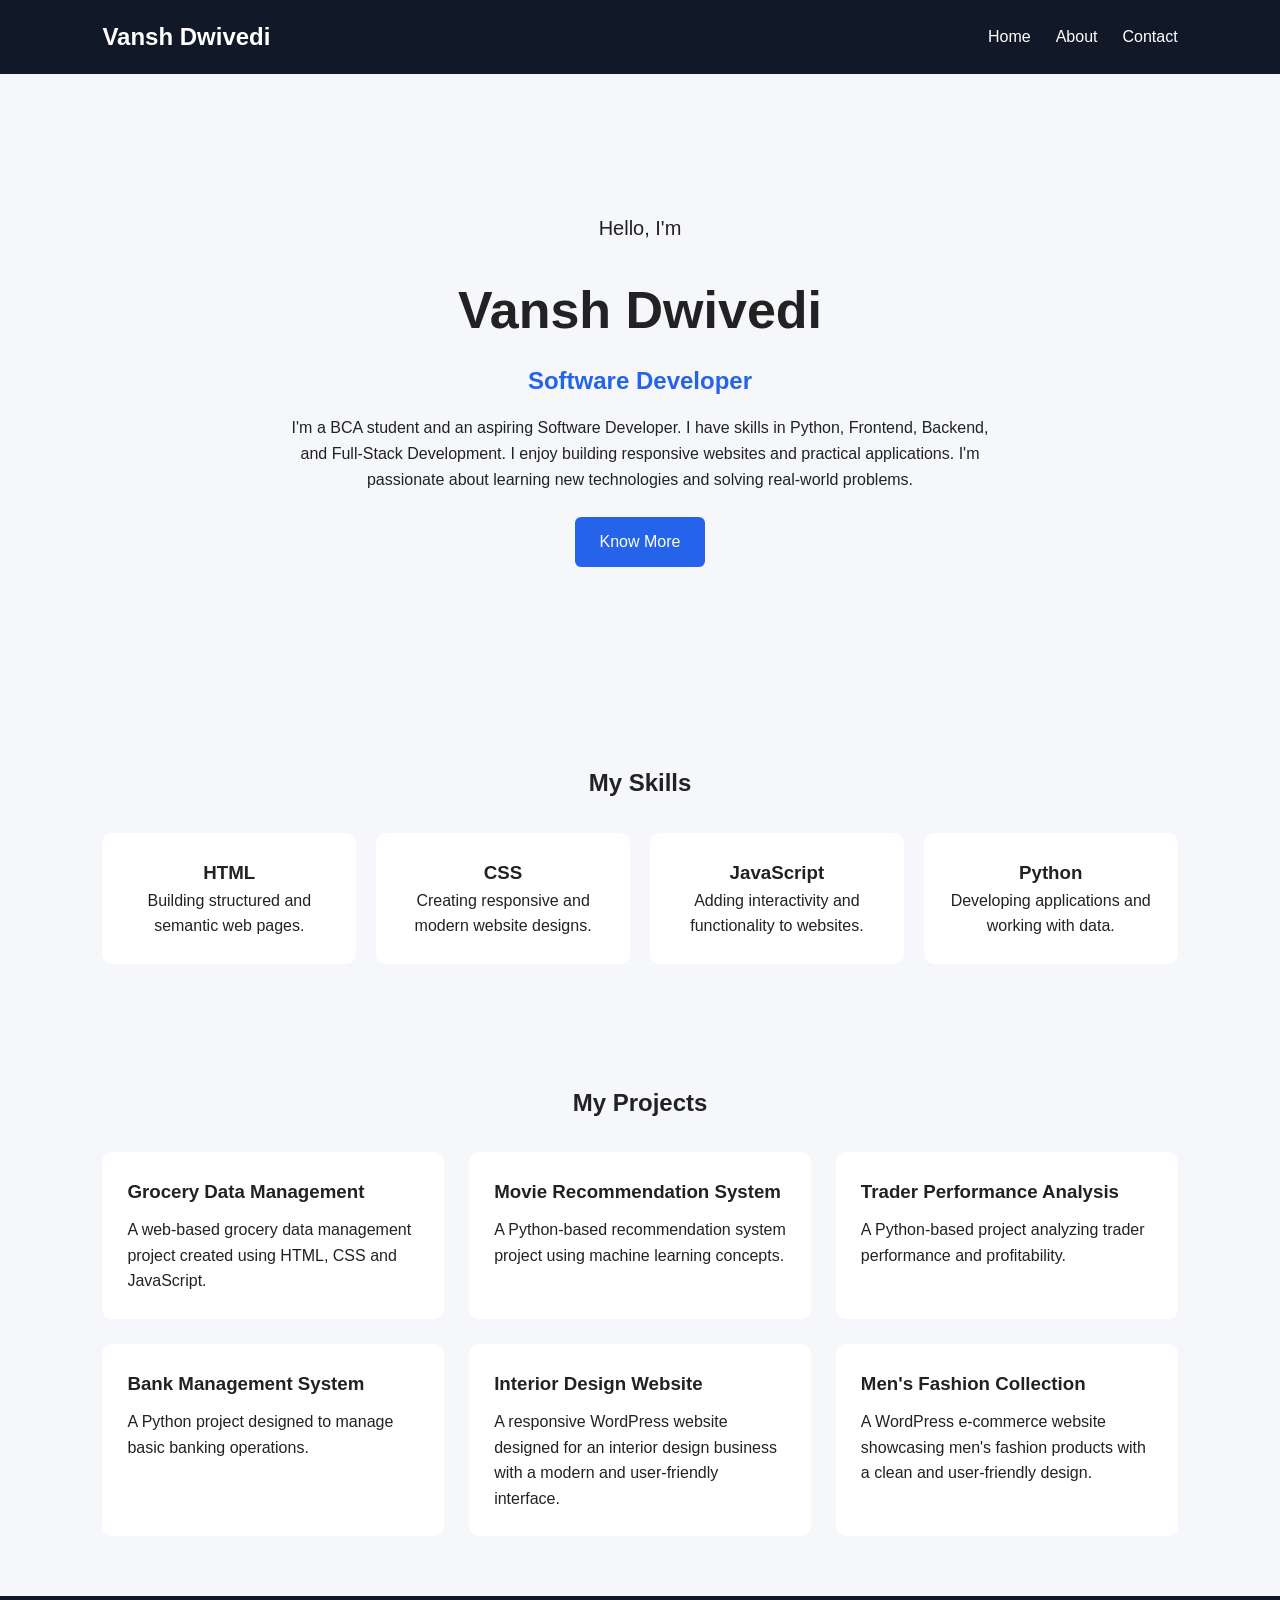
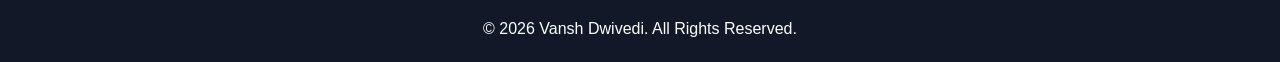
<file: index.html>
<!DOCTYPE html>
<html lang="en">
<head>
    <meta charset="UTF-8">
    <meta name="viewport" content="width=device-width, initial-scale=1.0">
    <title>Vansh Dwivedi | Developer Portfolio</title>
    <link rel="stylesheet" href="styles/main.css">
</head>

<body>

<header>
    <nav class="navbar">
        <div class="logo">Vansh Dwivedi</div>

        <ul class="nav-links">
            <li><a href="index.html">Home</a></li>
            <li><a href="about.html">About</a></li>
            <li><a href="contact.html">Contact</a></li>
        </ul>
    </nav>
</header>

<main>

    <section class="hero">
        <div class="hero-content">
            <p class="intro">Hello, I'm</p>

            <h1>Vansh Dwivedi</h1>

            <h2>Software Developer</h2>

            <p>
                I'm a BCA student and an aspiring Software Developer.
I have skills in Python, Frontend, Backend, and Full-Stack Development.
I enjoy building responsive websites and practical applications.
I'm passionate about learning new technologies and solving real-world problems.
 </p>

            <a href="about.html" class="btn">Know More</a>
        </div>
    </section>

    <section class="skills">
        <h2>My Skills</h2>

        <div class="skill-grid">

            <div class="skill-card">
                <h3>HTML</h3>
                <p>Building structured and semantic web pages.</p>
            </div>

            <div class="skill-card">
                <h3>CSS</h3>
                <p>Creating responsive and modern website designs.</p>
            </div>

            <div class="skill-card">
                <h3>JavaScript</h3>
                <p>Adding interactivity and functionality to websites.</p>
            </div>

            <div class="skill-card">
                <h3>Python</h3>
                <p>Developing applications and working with data.</p>
            </div>

        </div>
    </section>

    <section class="projects">
        <h2>My Projects</h2>

        <div class="project-grid">

            <div class="project-card">
                <h3>Grocery Data Management</h3>
                <p>
                    A web-based grocery data management project
                    created using HTML, CSS and JavaScript.
                </p>
            </div>

            <div class="project-card">
                <h3>Movie Recommendation System</h3>
                <p>
                    A Python-based recommendation system project
                    using machine learning concepts.
                </p>
            </div>
            <div class="project-card">
                <h3>Trader Performance Analysis</h3>
                <p>
                    A Python-based project analyzing trader performance and profitability.
                </p>
            </div>

            <div class="project-card">
                <h3>Bank Management System</h3>
                <p>
                    A Python project designed to manage basic
                    banking operations.
                </p>
            </div>

            <div class="project-card">
    <h3>Interior Design Website</h3>
    <p>
        A responsive WordPress website designed for an interior design
        business with a modern and user-friendly interface.
    </p>
</div>

<div class="project-card">
    <h3>Men's Fashion Collection</h3>
    <p>
        A WordPress e-commerce website showcasing men's fashion
        products with a clean and user-friendly design.
    </p>

        </div>
    </section>

</main>

<footer>
    <p>© 2026 Vansh Dwivedi. All Rights Reserved.</p>
</footer>

</body>
</html>
</file>
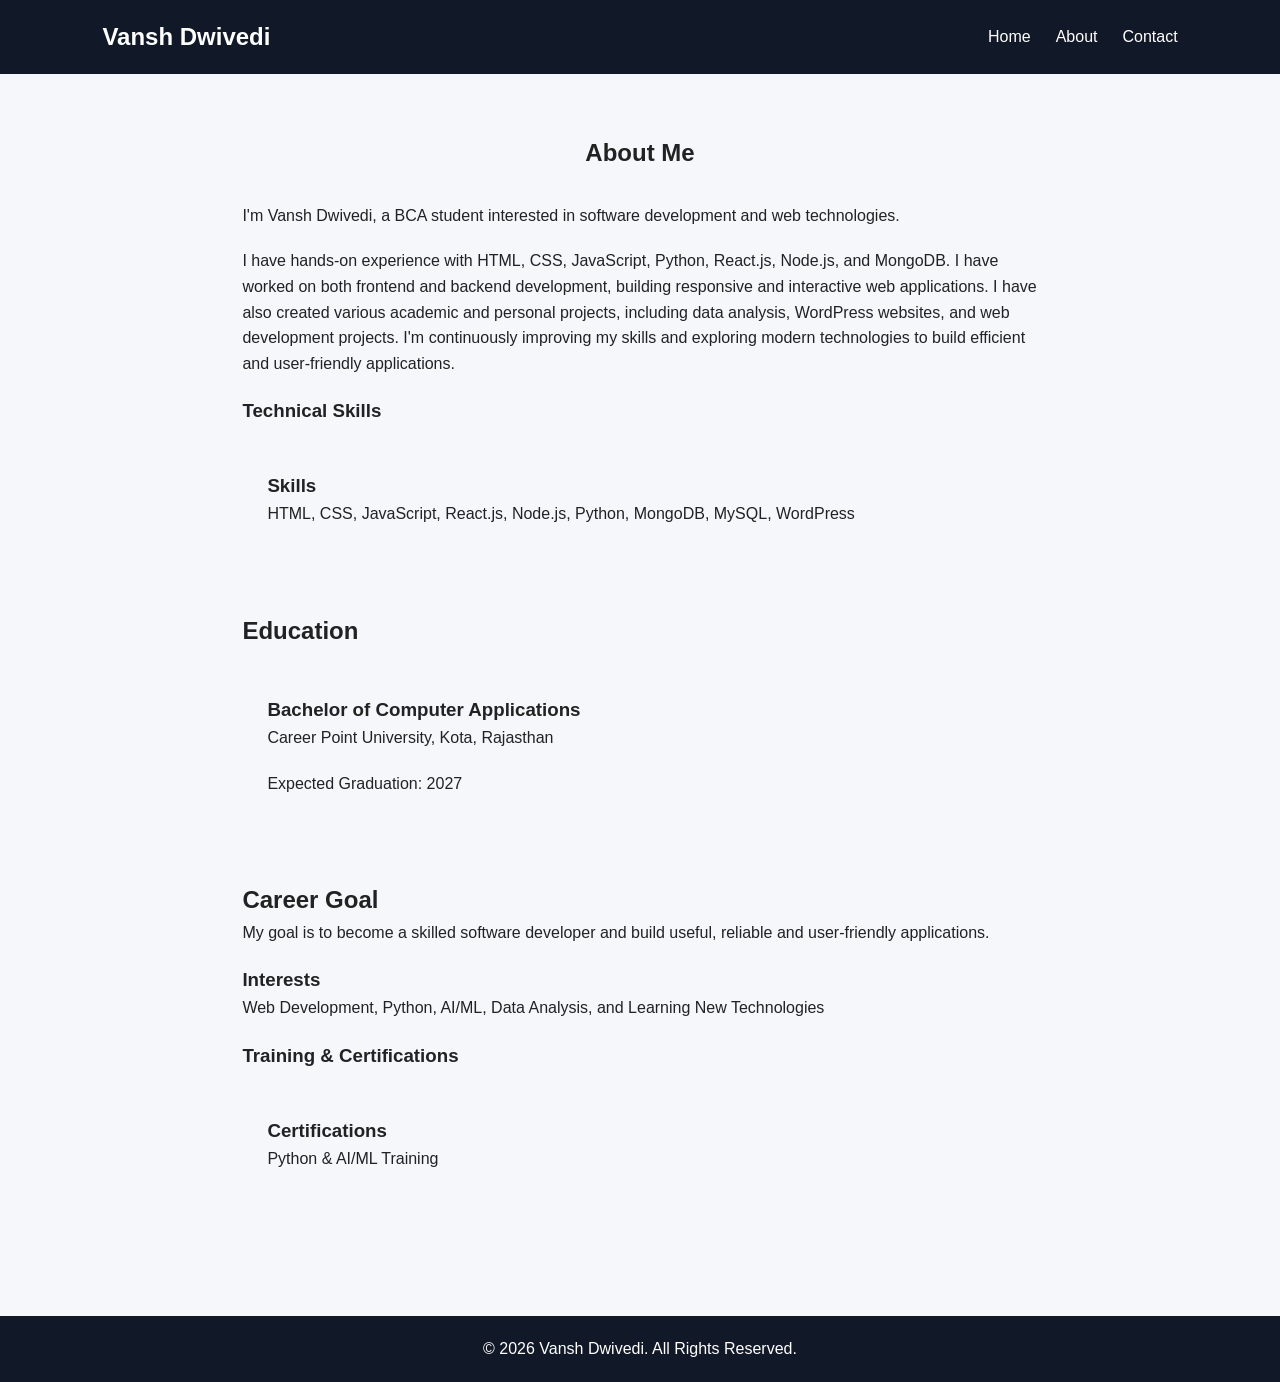
<file: about.html>
<!DOCTYPE html>
<html lang="en">
<head>
    <meta charset="UTF-8">
    <meta name="viewport" content="width=device-width, initial-scale=1.0">
    <title>About | Vansh Dwivedi</title>
    <link rel="stylesheet" href="styles/main.css">
</head>

<body>

<header>
    <nav class="navbar">
        <div class="logo">Vansh Dwivedi</div>

        <ul class="nav-links">
            <li><a href="index.html">Home</a></li>
            <li><a href="about.html">About</a></li>
            <li><a href="contact.html">Contact</a></li>
        </ul>
    </nav>
</header>

<main>

    <section class="page-section">
        <h1>About Me</h1>

        <p>
            I'm Vansh Dwivedi, a BCA student interested in
            software development and web technologies.
        </p>

        <p>
            I have hands-on experience with HTML, CSS, JavaScript, Python, React.js, Node.js, and MongoDB. I have worked on both frontend and backend development, building responsive and interactive web applications. I have also created various academic and personal projects, including data analysis, WordPress websites, and web development projects. I'm continuously improving my skills and exploring modern technologies to build efficient and user-friendly applications.

        </p>
    </div>
       <h3>Technical Skills</h3>
        <div class="info-card">
    <h3>Skills</h3>
    <p>HTML, CSS, JavaScript, React.js, Node.js, Python, MongoDB, MySQL, WordPress</p>
</div>

        <h2>Education</h2>

        <div class="info-card">
            <h3>Bachelor of Computer Applications</h3>
            <p>Career Point University, Kota, Rajasthan</p>
            <p>Expected Graduation: 2027</p>
        </div>
        <h2>Career Goal</h2>

        <p>
            My goal is to become a skilled software developer and
            build useful, reliable and user-friendly applications.
        </p>
        
         <h3>Interests</h3>
    <p>Web Development, Python, AI/ML, Data Analysis, and Learning New Technologies</p>
</div>

        <h3>Training & Certifications</h3>
        <div class="info-card">
    <h3>Certifications</h3>
    <p>Python & AI/ML Training</p>
</div> 


    </section>

</main>

<footer>
    <p>© 2026 Vansh Dwivedi. All Rights Reserved.</p>
</footer>

</body>
</html>
</file>
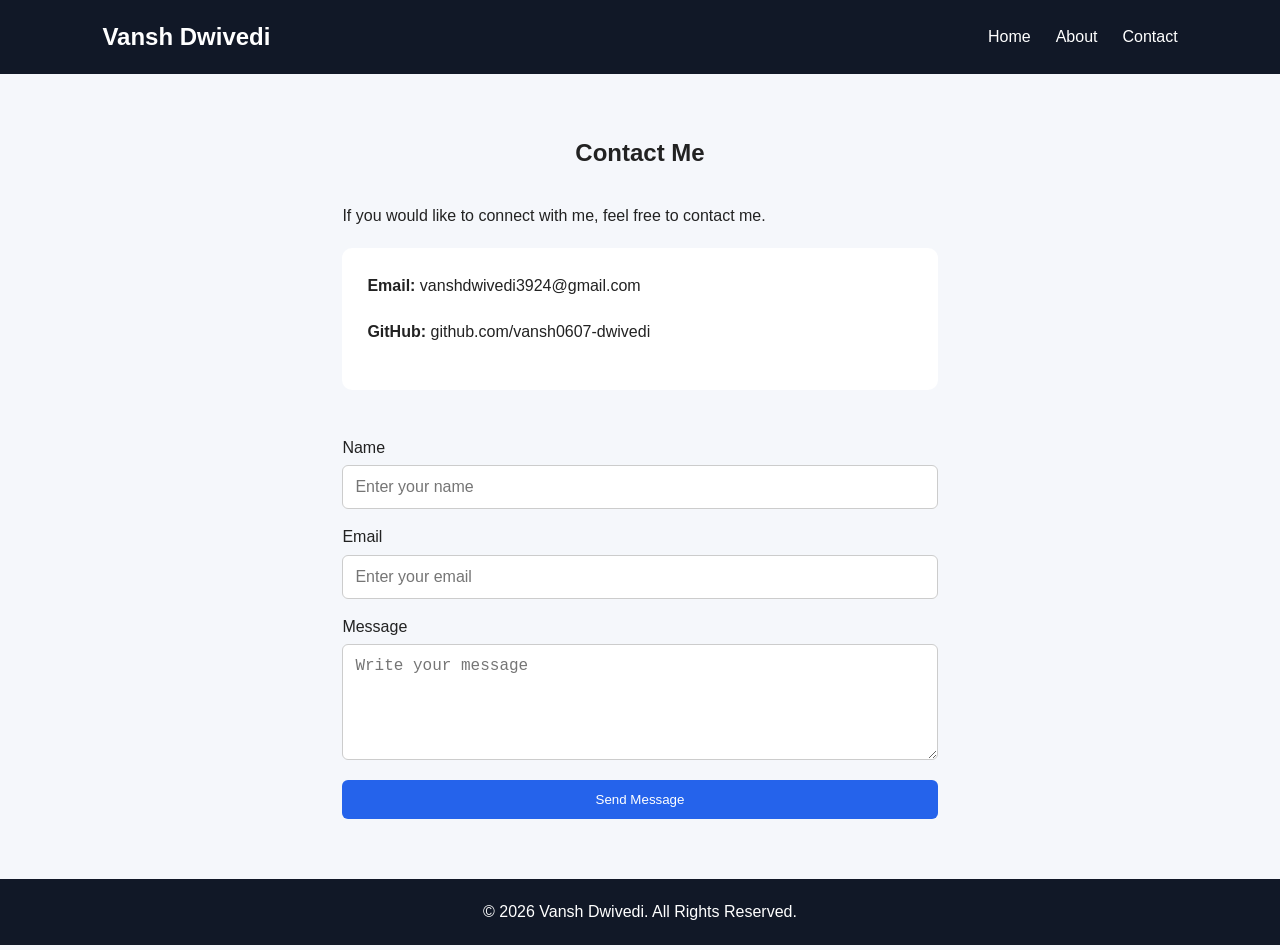
<file: contact.html>
<!DOCTYPE html>
<html lang="en">
<head>
    <meta charset="UTF-8">
    <meta name="viewport" content="width=device-width, initial-scale=1.0">
    <title>Contact | Vansh Dwivedi</title>
    <link rel="stylesheet" href="styles/main.css">
</head>

<body>

<header>
    <nav class="navbar">
        <div class="logo">Vansh Dwivedi</div>

        <ul class="nav-links">
            <li><a href="index.html">Home</a></li>
            <li><a href="about.html">About</a></li>
            <li><a href="contact.html">Contact</a></li>
        </ul>
    </nav>
</header>

<main>

    <section class="page-section contact-section">

        <h1>Contact Me</h1>

        <p>If you would like to connect with me, feel free to contact me.</p>

        <div class="contact-info">

            <p>
                <strong>Email:</strong>
                vanshdwivedi3924@gmail.com
            </p>

            <p>
                <strong>GitHub:</strong>
                github.com/vansh0607-dwivedi
            </p>

        </div>

        <form>

            <label for="name">Name</label>
            <input type="text" id="name" placeholder="Enter your name">

            <label for="email">Email</label>
            <input type="email" id="email" placeholder="Enter your email">

            <label for="message">Message</label>
            <textarea id="message" rows="5"
                placeholder="Write your message"></textarea>

            <button type="submit">Send Message</button>

        </form>

    </section>

</main>

<footer>
    <p>© 2026 Vansh Dwivedi. All Rights Reserved.</p>
</footer>

</body>
</html>
</file>
<file: styles/main.css>
* {
    margin: 0;
    padding: 0;
    box-sizing: border-box;
}

body {
    font-family: Arial, sans-serif;
    line-height: 1.6;
    background: #f5f7fb;
    color: #222;
}

/* Navbar */

header {
    background: #111827;
    padding: 18px 8%;
}

.navbar {
    display: flex;
    justify-content: space-between;
    align-items: center;
}

.logo {
    color: white;
    font-size: 24px;
    font-weight: bold;
}

.nav-links {
    display: flex;
    list-style: none;
    gap: 25px;
}

.nav-links a {
    color: white;
    text-decoration: none;
}

.nav-links a:hover {
    color: #60a5fa;
}

/* Hero */

.hero {
    min-height: 70vh;
    display: flex;
    justify-content: center;
    align-items: center;
    text-align: center;
    padding: 40px 20px;
}

.hero-content {
    max-width: 700px;
}

.intro {
    font-size: 20px;
}

.hero h1 {
    font-size: 52px;
    margin: 10px 0;
}

.hero h2 {
    color: #2563eb;
    margin-bottom: 15px;
}

.hero p {
    margin-bottom: 25px;
}

/* Button */

.btn,
button {
    display: inline-block;
    background: #2563eb;
    color: white;
    padding: 12px 25px;
    border: none;
    border-radius: 6px;
    text-decoration: none;
    cursor: pointer;
}

.btn:hover,
button:hover {
    background: #1d4ed8;
}

/* Sections */

.skills,
.projects,
.page-section {
    padding: 60px 8%;
}

.skills h2,
.projects h2,
.page-section h1 {
    text-align: center;
    margin-bottom: 30px;
}

/* Skills */

.skill-grid {
    display: grid;
    grid-template-columns: repeat(auto-fit, minmax(220px, 1fr));
    gap: 20px;
}

.skill-card {
    background: white;
    padding: 25px;
    text-align: center;
    border-radius: 10px;
    transition: transform 0.3s;
}

.skill-card:hover {
    transform: translateY(-5px);
}

/* Projects */

.project-grid {
    display: grid;
    grid-template-columns: repeat(auto-fit, minmax(280px, 1fr));
    gap: 25px;
}

.project-card {
    background: white;
    padding: 25px;
    border-radius: 10px;
}

.project-card h3 {
    margin-bottom: 10px;
}

/* About */

.page-section {
    max-width: 1000px;
    margin: auto;
}

.page-section p {
    margin-bottom: 20px;
}

.info-card {
    background: white(175, 37, 37);
    padding: 25px;
    border-radius: 10px;
    margin: 20px 0 40px;
}

/* Contact */

.contact-section {
    max-width: 800px;
}

.contact-info {
    background: white;
    padding: 25px;
    border-radius: 10px;
    margin-bottom: 30px;
}

form {
    display: flex;
    flex-direction: column;
}

label {
    margin-top: 15px;
    margin-bottom: 5px;
}

input,
textarea {
    padding: 12px;
    border: 1px solid #ccc;
    border-radius: 6px;
    font-size: 16px;
}

form button {
    margin-top: 20px;
}

/* Footer */

footer {
    background: #111827;
    color: white;
    text-align: center;
    padding: 20px;
}

/* Mobile Responsive */

@media (max-width: 768px) {

    .navbar {
        flex-direction: column;
        gap: 15px;
    }

    .nav-links {
        gap: 15px;
    }

    .hero h1 {
        font-size: 38px;
    }

    .hero {
        min-height: 60vh;
    }

    .skills,
    .projects,
    .page-section {
        padding: 40px 5%;
    }

}
</file>
